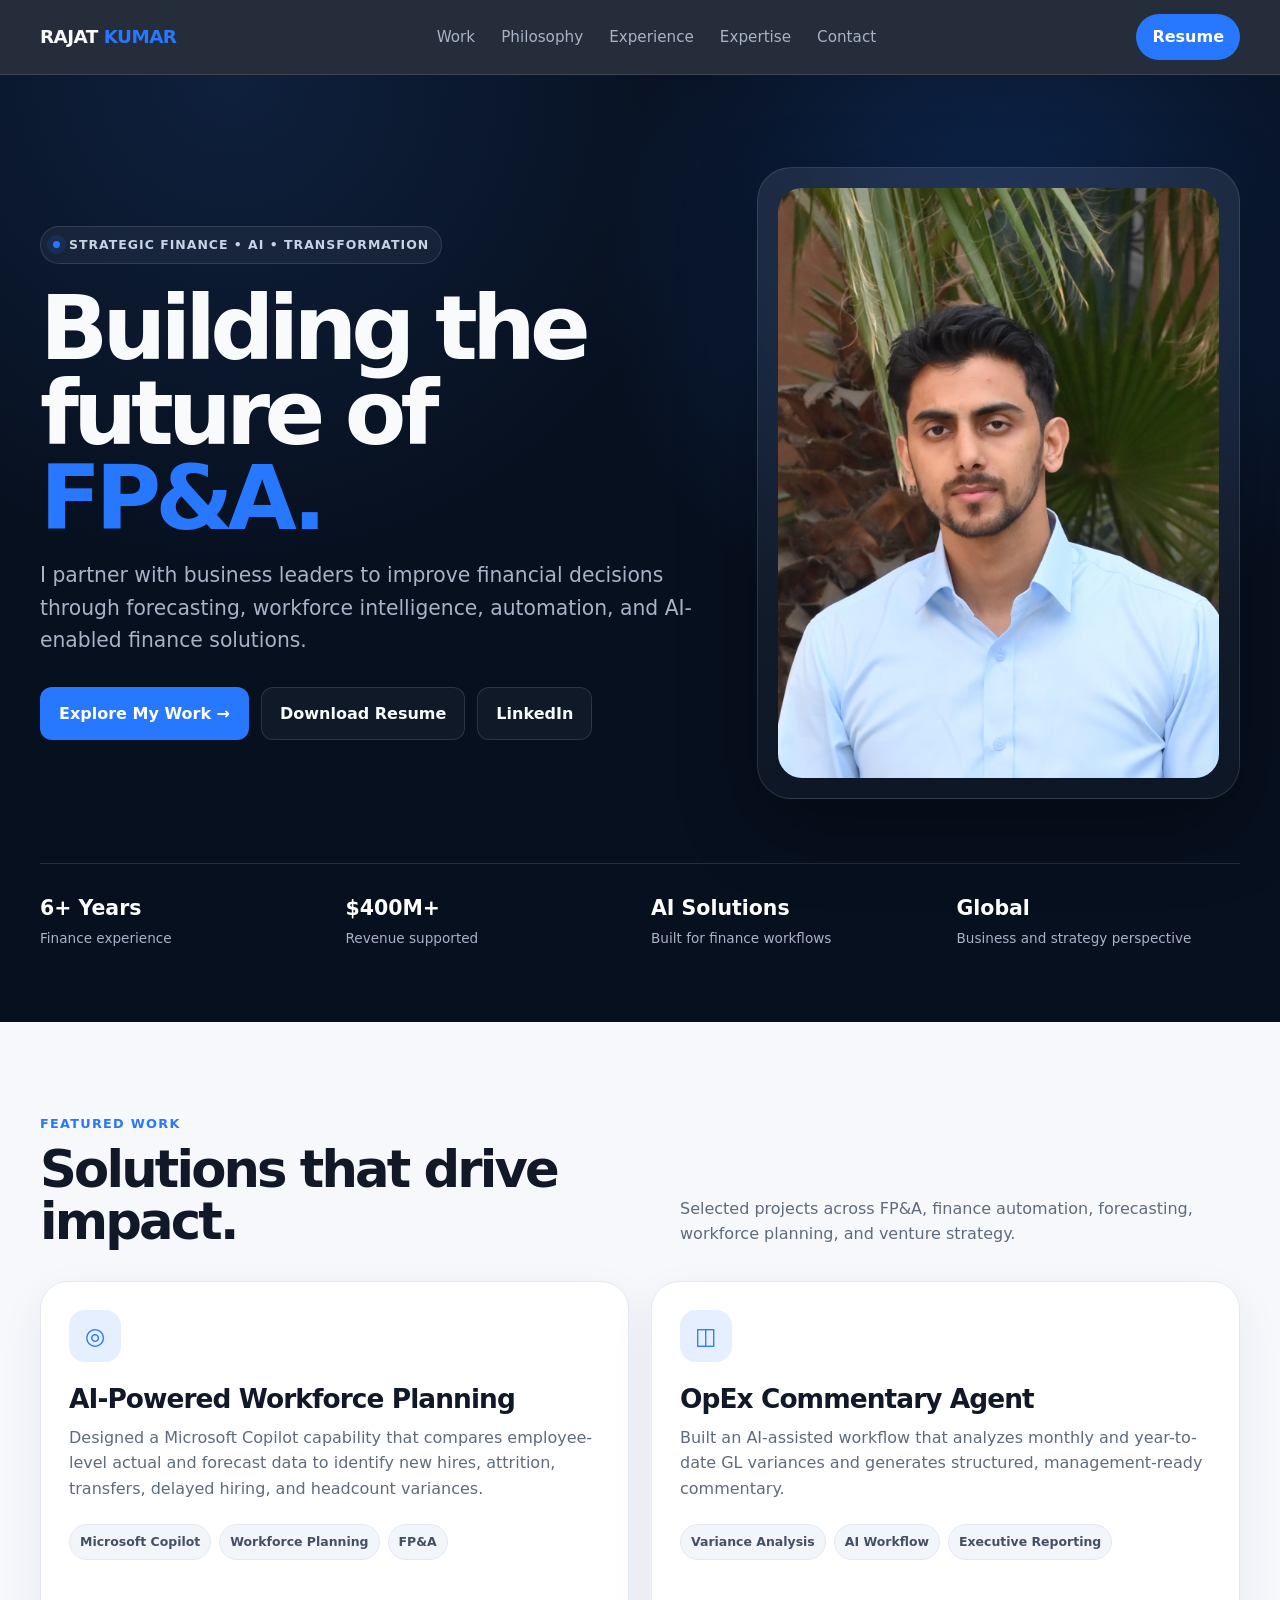
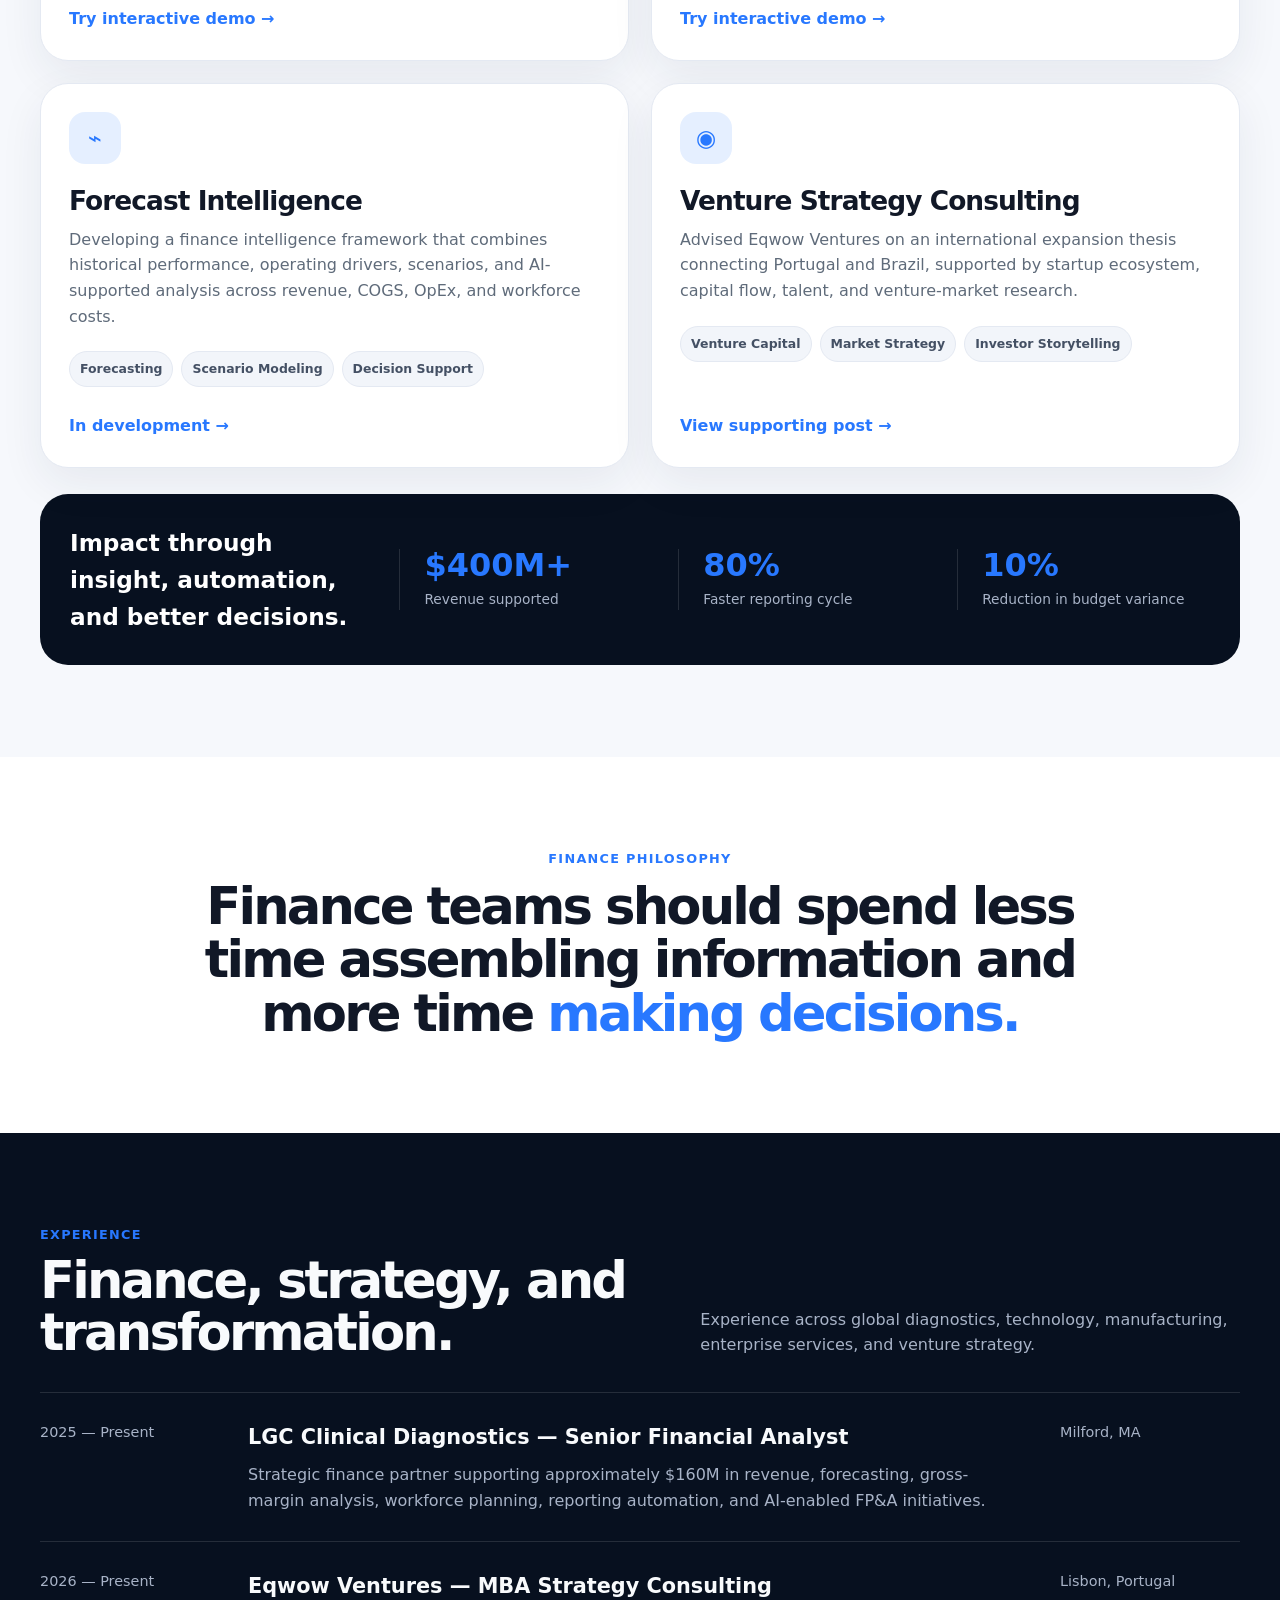
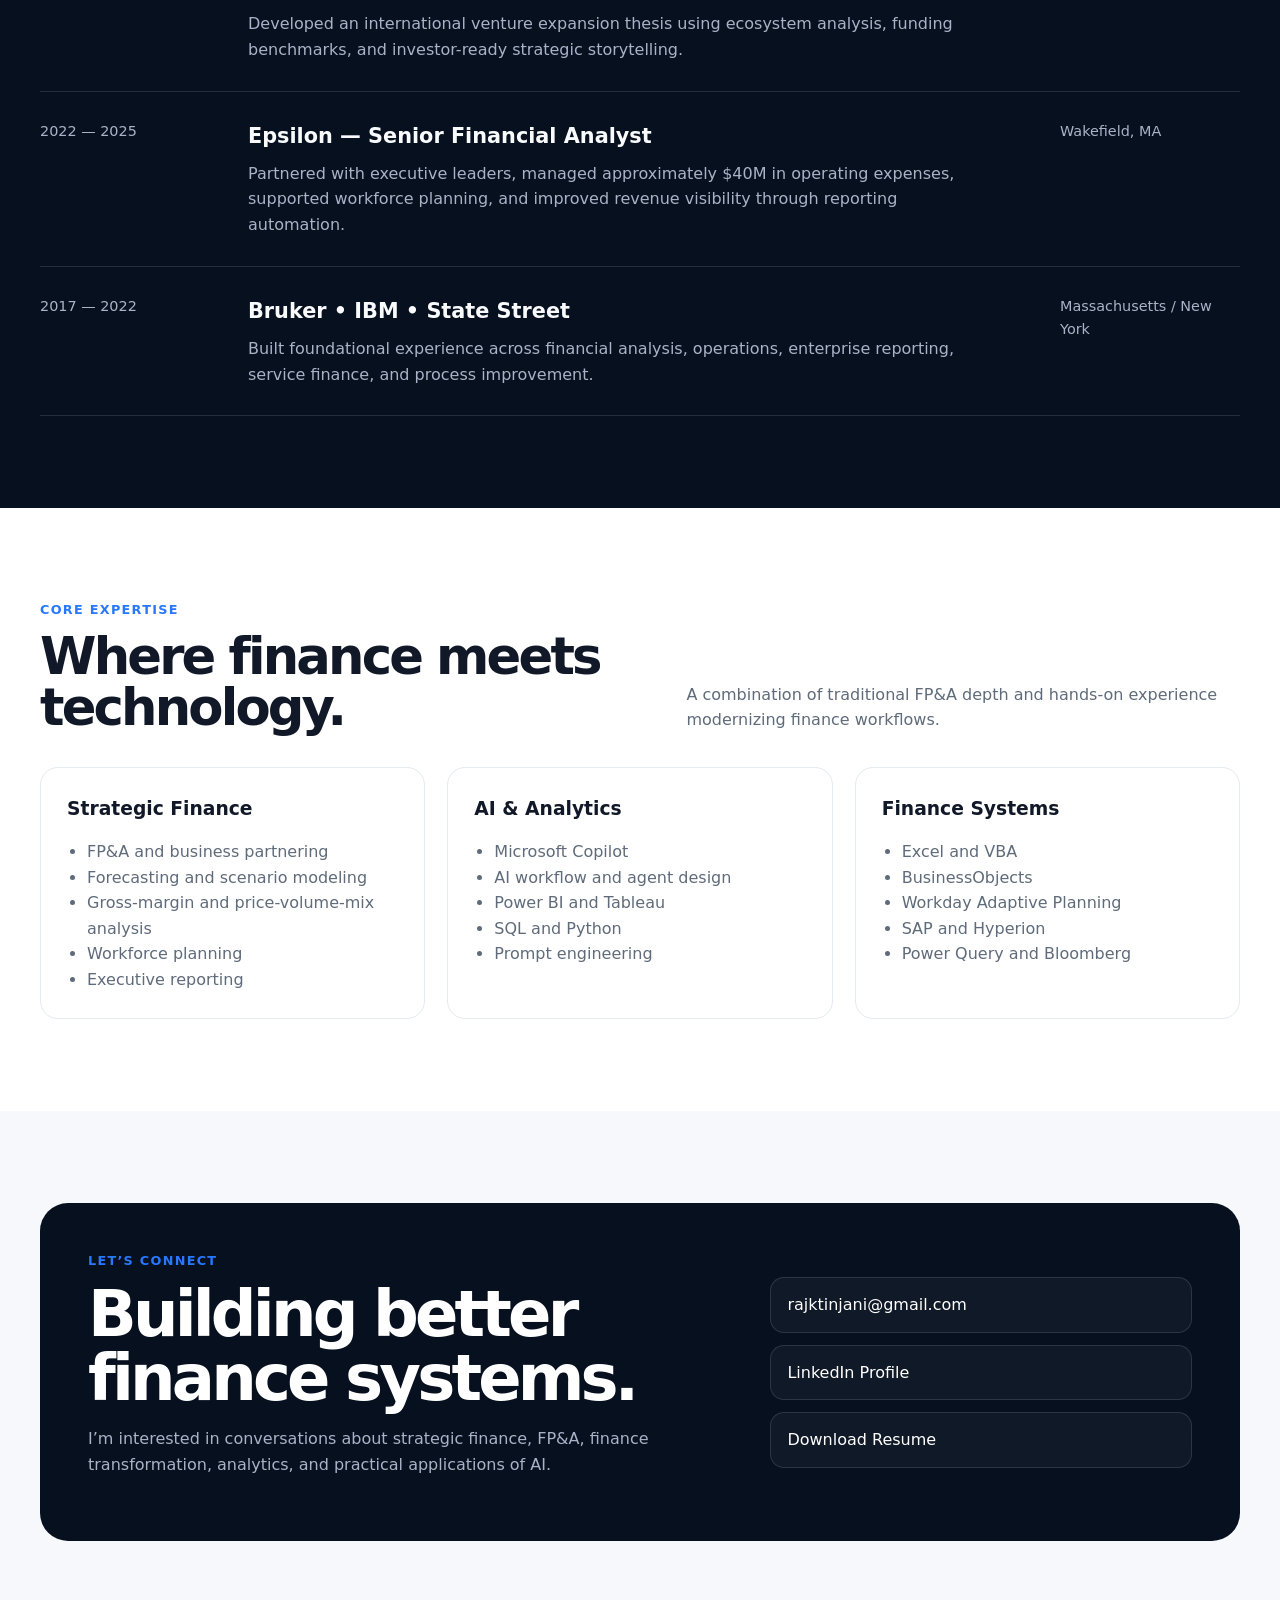
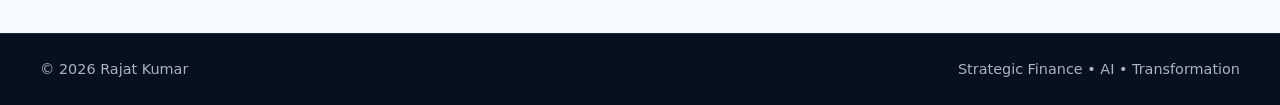
<file: index.html>
<!doctype html>
<html lang="en">
<head>
  <meta charset="UTF-8" />
  <meta name="viewport" content="width=device-width, initial-scale=1" />

  <meta
    name="description"
    content="Rajat Kumar — strategic finance, FP&A, AI-enabled finance transformation, and analytics."
  />

  <title>Rajat Kumar | Strategic Finance & AI</title>

  <style>
    :root {
      --bg: #07101f;
      --surface: #ffffff;
      --soft: #f6f8fc;

      --text: #111827;
      --light: #f8fafc;
      --muted: #5f6b7a;
      --muted-light: #a8b3c7;

      --line: #e4e9f2;
      --line-dark: rgba(255, 255, 255, 0.12);

      --accent: #2878ff;
      --accent-soft: rgba(40, 120, 255, 0.12);

      --shadow: 0 24px 70px rgba(6, 16, 31, 0.14);
      --radius: 28px;
      --max: 1200px;

      --sans: Inter, ui-sans-serif, system-ui, -apple-system,
        BlinkMacSystemFont, "Segoe UI", sans-serif;
    }

    * {
      box-sizing: border-box;
    }

    html {
      scroll-behavior: smooth;
    }

    body {
      margin: 0;
      font-family: var(--sans);
      color: var(--text);
      background: var(--surface);
      line-height: 1.6;
    }

    a {
      color: inherit;
      text-decoration: none;
    }

    img {
      display: block;
      max-width: 100%;
    }

    .container {
      width: min(calc(100% - 40px), var(--max));
      margin: 0 auto;
    }

    /* NAVIGATION */

    .nav-shell {
      position: sticky;
      top: 0;
      z-index: 100;
      background: rgba(7, 16, 31, 0.88);
      backdrop-filter: blur(18px);
      border-bottom: 1px solid var(--line-dark);
    }

    .nav {
      min-height: 74px;
      display: flex;
      align-items: center;
      justify-content: space-between;
      gap: 24px;
    }

    .brand {
      color: var(--light);
      font-size: 1.15rem;
      font-weight: 800;
      letter-spacing: -0.03em;
    }

    .brand span {
      color: var(--accent);
    }

    .nav-links {
      display: flex;
      align-items: center;
      gap: 26px;
      color: var(--muted-light);
      font-size: 0.95rem;
    }

    .nav-links a:hover {
      color: #ffffff;
    }

    .nav-cta {
      padding: 10px 16px;
      border-radius: 999px;
      color: #ffffff;
      background: var(--accent);
      font-weight: 700;
    }

    /* HERO */

    .hero {
      overflow: hidden;
      padding: 92px 0 72px;
      color: var(--light);
      background:
        radial-gradient(
          circle at 78% 20%,
          rgba(40, 120, 255, 0.23),
          transparent 32%
        ),
        radial-gradient(
          circle at 18% 0%,
          rgba(35, 75, 140, 0.28),
          transparent 35%
        ),
        var(--bg);
    }

    .hero-grid {
      display: grid;
      grid-template-columns: 1.15fr 0.85fr;
      gap: 64px;
      align-items: center;
    }

    .eyebrow {
      display: inline-flex;
      align-items: center;
      gap: 9px;
      padding: 8px 12px;
      border: 1px solid var(--line-dark);
      border-radius: 999px;
      color: #c7d2e5;
      background: rgba(255, 255, 255, 0.05);
      font-size: 0.78rem;
      font-weight: 700;
      letter-spacing: 0.08em;
      text-transform: uppercase;
    }

    .eyebrow-dot {
      width: 7px;
      height: 7px;
      border-radius: 50%;
      background: var(--accent);
      box-shadow: 0 0 0 6px rgba(40, 120, 255, 0.13);
    }

    h1 {
      max-width: 760px;
      margin: 22px 0 18px;
      font-size: clamp(3.25rem, 7vw, 6.3rem);
      line-height: 0.95;
      letter-spacing: -0.065em;
    }

    h1 span {
      color: var(--accent);
    }

    .hero-copy {
      max-width: 660px;
      margin: 0;
      color: var(--muted-light);
      font-size: clamp(1.05rem, 2vw, 1.27rem);
    }

    .hero-actions {
      display: flex;
      flex-wrap: wrap;
      gap: 12px;
      margin-top: 30px;
    }

    .button {
      display: inline-flex;
      align-items: center;
      justify-content: center;
      padding: 13px 18px;
      border: 1px solid transparent;
      border-radius: 12px;
      font-weight: 750;
      transition:
        transform 0.18s ease,
        background 0.18s ease,
        border-color 0.18s ease;
    }

    .button:hover {
      transform: translateY(-2px);
    }

    .button-primary {
      color: #ffffff;
      background: var(--accent);
    }

    .button-secondary {
      color: var(--light);
      background: rgba(255, 255, 255, 0.04);
      border-color: var(--line-dark);
    }

    .hero-card {
      min-height: 500px;
      padding: 20px;
      overflow: hidden;
      border: 1px solid var(--line-dark);
      border-radius: 34px;
      background: linear-gradient(
        180deg,
        rgba(255, 255, 255, 0.08),
        rgba(255, 255, 255, 0.03)
      );
      box-shadow: 0 28px 80px rgba(0, 0, 0, 0.33);
    }

    .portrait {
      height: 100%;
      min-height: 458px;
      overflow: hidden;
      display: flex;
      align-items: flex-end;
      justify-content: center;
      border-radius: 24px;
      background:
        linear-gradient(
          145deg,
          rgba(40, 120, 255, 0.23),
          rgba(255, 255, 255, 0.03)
        ),
        #101b30;
    }

    .portrait img {
      width: 100%;
      height: 100%;
      object-fit: cover;
    }

    .portrait-fallback {
      padding: 34px;
      color: #c7d2e5;
      text-align: center;
    }

    .metrics {
      display: grid;
      grid-template-columns: repeat(4, 1fr);
      gap: 22px;
      margin-top: 64px;
      padding-top: 28px;
      border-top: 1px solid var(--line-dark);
    }

    .metric strong {
      display: block;
      color: #ffffff;
      font-size: 1.28rem;
    }

    .metric span {
      display: block;
      margin-top: 3px;
      color: var(--muted-light);
      font-size: 0.85rem;
    }

    /* SHARED SECTIONS */

    section {
      padding: 92px 0;
    }

    .section-kicker {
      margin-bottom: 10px;
      color: var(--accent);
      font-size: 0.8rem;
      font-weight: 800;
      letter-spacing: 0.1em;
      text-transform: uppercase;
    }

    .section-heading {
      display: flex;
      align-items: flex-end;
      justify-content: space-between;
      gap: 30px;
      margin-bottom: 34px;
    }

    .section-heading h2 {
      margin: 0;
      font-size: clamp(2.2rem, 4vw, 3.7rem);
      line-height: 1;
      letter-spacing: -0.055em;
    }

    .section-heading p {
      max-width: 560px;
      margin: 0;
      color: var(--muted);
    }

    /* PROJECTS */

    .projects {
      background: var(--soft);
    }

    .project-grid {
      display: grid;
      grid-template-columns: repeat(2, minmax(0, 1fr));
      gap: 22px;
    }

    .project-card {
      min-height: 380px;
      padding: 28px;
      display: flex;
      flex-direction: column;
      justify-content: space-between;
      border: 1px solid var(--line);
      border-radius: var(--radius);
      background: #ffffff;
      box-shadow: 0 16px 44px rgba(25, 41, 71, 0.07);
      transition:
        transform 0.2s ease,
        box-shadow 0.2s ease;
    }

    .project-card:hover {
      transform: translateY(-6px);
      box-shadow: var(--shadow);
    }

    .project-icon {
      width: 52px;
      height: 52px;
      display: grid;
      place-items: center;
      margin-bottom: 22px;
      border-radius: 16px;
      color: var(--accent);
      background: var(--accent-soft);
      font-size: 1.45rem;
    }

    .project-card h3 {
      margin: 0 0 12px;
      font-size: 1.65rem;
      line-height: 1.1;
      letter-spacing: -0.035em;
    }

    .project-card p {
      margin: 0;
      color: var(--muted);
    }

    .project-meta {
      display: flex;
      flex-wrap: wrap;
      gap: 8px;
      margin-top: 22px;
    }

    .tag {
      padding: 7px 10px;
      border: 1px solid var(--line);
      border-radius: 999px;
      color: #445064;
      background: #f2f5fa;
      font-size: 0.78rem;
      font-weight: 650;
    }

    .project-link {
      margin-top: 26px;
      color: var(--accent);
      font-weight: 800;
    }

    .impact-band {
      display: grid;
      grid-template-columns: 1.2fr repeat(3, 1fr);
      gap: 26px;
      align-items: center;
      margin-top: 26px;
      padding: 30px;
      border-radius: var(--radius);
      color: #ffffff;
      background: var(--bg);
    }

    .impact-band h3 {
      margin: 0;
      font-size: 1.45rem;
    }

    .impact-number {
      padding-left: 24px;
      border-left: 1px solid var(--line-dark);
    }

    .impact-number strong {
      display: block;
      color: var(--accent);
      font-size: 2rem;
      line-height: 1;
    }

    .impact-number span {
      display: block;
      margin-top: 7px;
      color: var(--muted-light);
      font-size: 0.86rem;
    }

    /* PHILOSOPHY */

    .philosophy {
      text-align: center;
    }

    .philosophy blockquote {
      max-width: 940px;
      margin: 0 auto;
      font-size: clamp(2.15rem, 4vw, 4.4rem);
      font-weight: 800;
      line-height: 1.05;
      letter-spacing: -0.055em;
    }

    .philosophy blockquote span {
      color: var(--accent);
    }

    /* EXPERIENCE */

    .experience {
      color: var(--light);
      background: var(--bg);
    }

    .experience .section-heading p {
      color: var(--muted-light);
    }

    .timeline {
      border-top: 1px solid var(--line-dark);
    }

    .timeline-item {
      display: grid;
      grid-template-columns: 180px 1fr 180px;
      gap: 28px;
      padding: 28px 0;
      border-bottom: 1px solid var(--line-dark);
    }

    .timeline-item .date,
    .timeline-item .location {
      color: var(--muted-light);
      font-size: 0.9rem;
    }

    .timeline-item h3 {
      margin: 0;
      font-size: 1.3rem;
    }

    .timeline-item p {
      max-width: 740px;
      margin: 8px 0 0;
      color: var(--muted-light);
    }

    /* EXPERTISE */

    .expertise-grid {
      display: grid;
      grid-template-columns: repeat(3, 1fr);
      gap: 22px;
    }

    .expertise-card {
      padding: 26px;
      border: 1px solid var(--line);
      border-radius: 18px;
      background: #ffffff;
    }

    .expertise-card h3 {
      margin: 0 0 15px;
    }

    .expertise-card ul {
      margin: 0;
      padding-left: 20px;
      color: var(--muted);
    }

    /* CONTACT */

    .contact {
      background: var(--soft);
    }

    .contact-card {
      display: grid;
      grid-template-columns: 1.2fr 0.8fr;
      gap: 50px;
      align-items: center;
      padding: 48px;
      border-radius: var(--radius);
      color: #ffffff;
      background: var(--bg);
    }

    .contact-card h2 {
      margin: 0;
      font-size: clamp(2.4rem, 5vw, 4.8rem);
      line-height: 1;
      letter-spacing: -0.06em;
    }

    .contact-card p {
      max-width: 620px;
      color: var(--muted-light);
    }

    .contact-links {
      display: grid;
      gap: 12px;
    }

    .contact-link {
      padding: 14px 16px;
      border: 1px solid var(--line-dark);
      border-radius: 14px;
      background: rgba(255, 255, 255, 0.04);
    }

    /* FOOTER */

    footer {
      padding: 24px 0;
      color: var(--muted-light);
      background: var(--bg);
      border-top: 1px solid var(--line-dark);
      font-size: 0.9rem;
    }

    .footer-row {
      display: flex;
      justify-content: space-between;
      gap: 20px;
      flex-wrap: wrap;
    }

    /* RESPONSIVE */

    @media (max-width: 900px) {
      .nav-links {
        display: none;
      }

      .hero-grid,
      .contact-card {
        grid-template-columns: 1fr;
      }

      .metrics {
        grid-template-columns: repeat(2, 1fr);
      }

      .project-grid,
      .expertise-grid {
        grid-template-columns: 1fr;
      }

      .impact-band {
        grid-template-columns: 1fr 1fr;
      }

      .timeline-item {
        grid-template-columns: 1fr;
        gap: 8px;
      }

      .timeline-item .location {
        display: none;
      }

      .section-heading {
        align-items: flex-start;
        flex-direction: column;
      }
    }

    @media (max-width: 560px) {
      .container {
        width: min(calc(100% - 28px), var(--max));
      }

      .hero {
        padding-top: 68px;
      }

      .metrics,
      .impact-band {
        grid-template-columns: 1fr;
      }

      .impact-number {
        padding-top: 18px;
        padding-left: 0;
        border-top: 1px solid var(--line-dark);
        border-left: 0;
      }

      .contact-card {
        padding: 30px;
      }
    }
  </style>
</head>

<body>
  <!-- NAVIGATION -->

  <header class="nav-shell">
    <div class="container nav">
      <a class="brand" href="#top">
        RAJAT <span>KUMAR</span>
      </a>

      <nav class="nav-links" aria-label="Primary navigation">
        <a href="#work">Work</a>
        <a href="#philosophy">Philosophy</a>
        <a href="#experience">Experience</a>
        <a href="#expertise">Expertise</a>
        <a href="#contact">Contact</a>
      </nav>

      <a
        class="nav-cta"
        href="resume.pdf"
        target="_blank"
        rel="noopener"
      >
        Resume
      </a>
    </div>
  </header>

  <main id="top">
    <!-- HERO -->

    <section class="hero">
      <div class="container">
        <div class="hero-grid">
          <div>
            <span class="eyebrow">
              <span class="eyebrow-dot"></span>
              Strategic Finance • AI • Transformation
            </span>

            <h1>
              Building the future of
              <span>FP&amp;A.</span>
            </h1>

            <p class="hero-copy">
              I partner with business leaders to improve financial decisions
              through forecasting, workforce intelligence, automation, and
              AI-enabled finance solutions.
            </p>

            <div class="hero-actions">
              <a class="button button-primary" href="#work">
                Explore My Work →
              </a>

              <a
                class="button button-secondary"
                href="resume.pdf"
                target="_blank"
                rel="noopener"
              >
                Download Resume
              </a>

              <a
                class="button button-secondary"
                href="https://www.linkedin.com/in/rajat-kumar-tinjani/"
                target="_blank"
                rel="noopener"
              >
                LinkedIn
              </a>
            </div>
          </div>

          <div class="hero-card">
            <div class="portrait">
              <img
                src="headshot.jpg"
                alt="Rajat Kumar"
                onerror="
                  this.style.display='none';
                  document.getElementById('portraitFallback').style.display='block';
                "
              />

              <div
                id="portraitFallback"
                class="portrait-fallback"
                style="display: none;"
              >
                Add a professional photo named
                <strong>headshot.jpg</strong>
                to the same folder as your index.html file.
              </div>
            </div>
          </div>
        </div>

        <div class="metrics">
          <div class="metric">
            <strong>6+ Years</strong>
            <span>Finance experience</span>
          </div>

          <div class="metric">
            <strong>$400M+</strong>
            <span>Revenue supported</span>
          </div>

          <div class="metric">
            <strong>AI Solutions</strong>
            <span>Built for finance workflows</span>
          </div>

          <div class="metric">
            <strong>Global</strong>
            <span>Business and strategy perspective</span>
          </div>
        </div>
      </div>
    </section>

    <!-- FEATURED WORK -->

    <section id="work" class="projects">
      <div class="container">
        <div class="section-kicker">
          Featured Work
        </div>

        <div class="section-heading">
          <h2>Solutions that drive impact.</h2>

          <p>
            Selected projects across FP&amp;A, finance automation,
            forecasting, workforce planning, and venture strategy.
          </p>
        </div>

        <div class="project-grid">
          <article class="project-card">
            <div>
              <div class="project-icon">◎</div>

              <h3>AI-Powered Workforce Planning</h3>

              <p>
                Designed a Microsoft Copilot capability that compares
                employee-level actual and forecast data to identify new hires,
                attrition, transfers, delayed hiring, and headcount variances.
              </p>

              <div class="project-meta">
                <span class="tag">Microsoft Copilot</span>
                <span class="tag">Workforce Planning</span>
                <span class="tag">FP&amp;A</span>
              </div>
            </div>

              <a
  class="project-link"
  href="projects/workforce-planning.html"
>
  Try interactive demo →
</a>
          </article>

          <article
  class="project-card clickable-card"
  data-href="projects/opex-agent.html"
>
            <div>
              <div class="project-icon">◫</div>

              <h3>OpEx Commentary Agent</h3>

              <p>
                Built an AI-assisted workflow that analyzes monthly and
                year-to-date GL variances and generates structured,
                management-ready commentary.
              </p>

              <div class="project-meta">
                <span class="tag">Variance Analysis</span>
                <span class="tag">AI Workflow</span>
                <span class="tag">Executive Reporting</span>
              </div>
            </div>

            <a
  class="project-link"
  href="projects/opex-agent.html"
>
  Try interactive demo →
</a>
          </article>

          <article class="project-card">
            <div>
              <div class="project-icon">⌁</div>

              <h3>Forecast Intelligence</h3>

              <p>
                Developing a finance intelligence framework that combines
                historical performance, operating drivers, scenarios, and
                AI-supported analysis across revenue, COGS, OpEx, and
                workforce costs.
              </p>

              <div class="project-meta">
                <span class="tag">Forecasting</span>
                <span class="tag">Scenario Modeling</span>
                <span class="tag">Decision Support</span>
              </div>
            </div>

            <a class="project-link" href="#contact">
              In development →
            </a>
          </article>

          <article class="project-card">
            <div>
              <div class="project-icon">◉</div>

              <h3>Venture Strategy Consulting</h3>

              <p>
                Advised Eqwow Ventures on an international expansion thesis
                connecting Portugal and Brazil, supported by startup ecosystem,
                capital flow, talent, and venture-market research.
              </p>

              <div class="project-meta">
                <span class="tag">Venture Capital</span>
                <span class="tag">Market Strategy</span>
                <span class="tag">Investor Storytelling</span>
              </div>
            </div>

            <a
              class="project-link"
              href="https://www.linkedin.com/posts/monicablatyta_entrepreneurshipeducation-eqwowventures-activity-7418010623671705600-Lhon"
              target="_blank"
              rel="noopener"
            >
              View supporting post →
            </a>
          </article>
        </div>

        <div class="impact-band">
          <h3>
            Impact through insight, automation, and better decisions.
          </h3>

          <div class="impact-number">
            <strong>$400M+</strong>
            <span>Revenue supported</span>
          </div>

          <div class="impact-number">
            <strong>80%</strong>
            <span>Faster reporting cycle</span>
          </div>

          <div class="impact-number">
            <strong>10%</strong>
            <span>Reduction in budget variance</span>
          </div>
        </div>
      </div>
    </section>

    <!-- PHILOSOPHY -->

    <section id="philosophy" class="philosophy">
      <div class="container">
        <div class="section-kicker">
          Finance Philosophy
        </div>

        <blockquote>
          Finance teams should spend less time assembling information and more
          time <span>making decisions.</span>
        </blockquote>
      </div>
    </section>

    <!-- EXPERIENCE -->

    <section id="experience" class="experience">
      <div class="container">
        <div class="section-kicker">
          Experience
        </div>

        <div class="section-heading">
          <h2>Finance, strategy, and transformation.</h2>

          <p>
            Experience across global diagnostics, technology, manufacturing,
            enterprise services, and venture strategy.
          </p>
        </div>

        <div class="timeline">
          <article class="timeline-item">
            <div class="date">
              2025 — Present
            </div>

            <div>
              <h3>
                LGC Clinical Diagnostics — Senior Financial Analyst
              </h3>

              <p>
                Strategic finance partner supporting approximately $160M in
                revenue, forecasting, gross-margin analysis, workforce
                planning, reporting automation, and AI-enabled FP&amp;A
                initiatives.
              </p>
            </div>

            <div class="location">
              Milford, MA
            </div>
          </article>

          <article class="timeline-item">
            <div class="date">
              2026 — Present
            </div>

            <div>
              <h3>
                Eqwow Ventures — MBA Strategy Consulting
              </h3>

              <p>
                Developed an international venture expansion thesis using
                ecosystem analysis, funding benchmarks, and investor-ready
                strategic storytelling.
              </p>
            </div>

            <div class="location">
              Lisbon, Portugal
            </div>
          </article>

          <article class="timeline-item">
            <div class="date">
              2022 — 2025
            </div>

            <div>
              <h3>
                Epsilon — Senior Financial Analyst
              </h3>

              <p>
                Partnered with executive leaders, managed approximately $40M
                in operating expenses, supported workforce planning, and
                improved revenue visibility through reporting automation.
              </p>
            </div>

            <div class="location">
              Wakefield, MA
            </div>
          </article>

          <article class="timeline-item">
            <div class="date">
              2017 — 2022
            </div>

            <div>
              <h3>
                Bruker • IBM • State Street
              </h3>

              <p>
                Built foundational experience across financial analysis,
                operations, enterprise reporting, service finance, and
                process improvement.
              </p>
            </div>

            <div class="location">
              Massachusetts / New York
            </div>
          </article>
        </div>
      </div>
    </section>

    <!-- EXPERTISE -->

    <section id="expertise">
      <div class="container">
        <div class="section-kicker">
          Core Expertise
        </div>

        <div class="section-heading">
          <h2>Where finance meets technology.</h2>

          <p>
            A combination of traditional FP&amp;A depth and hands-on
            experience modernizing finance workflows.
          </p>
        </div>

        <div class="expertise-grid">
          <article class="expertise-card">
            <h3>Strategic Finance</h3>

            <ul>
              <li>FP&amp;A and business partnering</li>
              <li>Forecasting and scenario modeling</li>
              <li>Gross-margin and price-volume-mix analysis</li>
              <li>Workforce planning</li>
              <li>Executive reporting</li>
            </ul>
          </article>

          <article class="expertise-card">
            <h3>AI &amp; Analytics</h3>

            <ul>
              <li>Microsoft Copilot</li>
              <li>AI workflow and agent design</li>
              <li>Power BI and Tableau</li>
              <li>SQL and Python</li>
              <li>Prompt engineering</li>
            </ul>
          </article>

          <article class="expertise-card">
            <h3>Finance Systems</h3>

            <ul>
              <li>Excel and VBA</li>
              <li>BusinessObjects</li>
              <li>Workday Adaptive Planning</li>
              <li>SAP and Hyperion</li>
              <li>Power Query and Bloomberg</li>
            </ul>
          </article>
        </div>
      </div>
    </section>

    <!-- CONTACT -->

    <section id="contact" class="contact">
      <div class="container">
        <div class="contact-card">
          <div>
            <div class="section-kicker">
              Let’s Connect
            </div>

            <h2>
              Building better finance systems.
            </h2>

            <p>
              I’m interested in conversations about strategic finance,
              FP&amp;A, finance transformation, analytics, and practical
              applications of AI.
            </p>
          </div>

          <div class="contact-links">
            <a
              class="contact-link"
              href="mailto:rajktinjani@gmail.com"
            >
              rajktinjani@gmail.com
            </a>

            <a
              class="contact-link"
              href="https://www.linkedin.com/in/rajat-kumar-tinjani/"
              target="_blank"
              rel="noopener"
            >
              LinkedIn Profile
            </a>

            <a
              class="contact-link"
              href="resume.pdf"
              target="_blank"
              rel="noopener"
            >
              Download Resume
            </a>
          </div>
        </div>
      </div>
    </section>
  </main>

  <footer>
    <div class="container footer-row">
      <span>
        © <span id="year"></span> Rajat Kumar
      </span>

      <span>
        Strategic Finance • AI • Transformation
      </span>
    </div>
  </footer>
  
  <script>
    document.getElementById("year").textContent =
      new Date().getFullYear();
  </script>
</body>
</html>
</file>
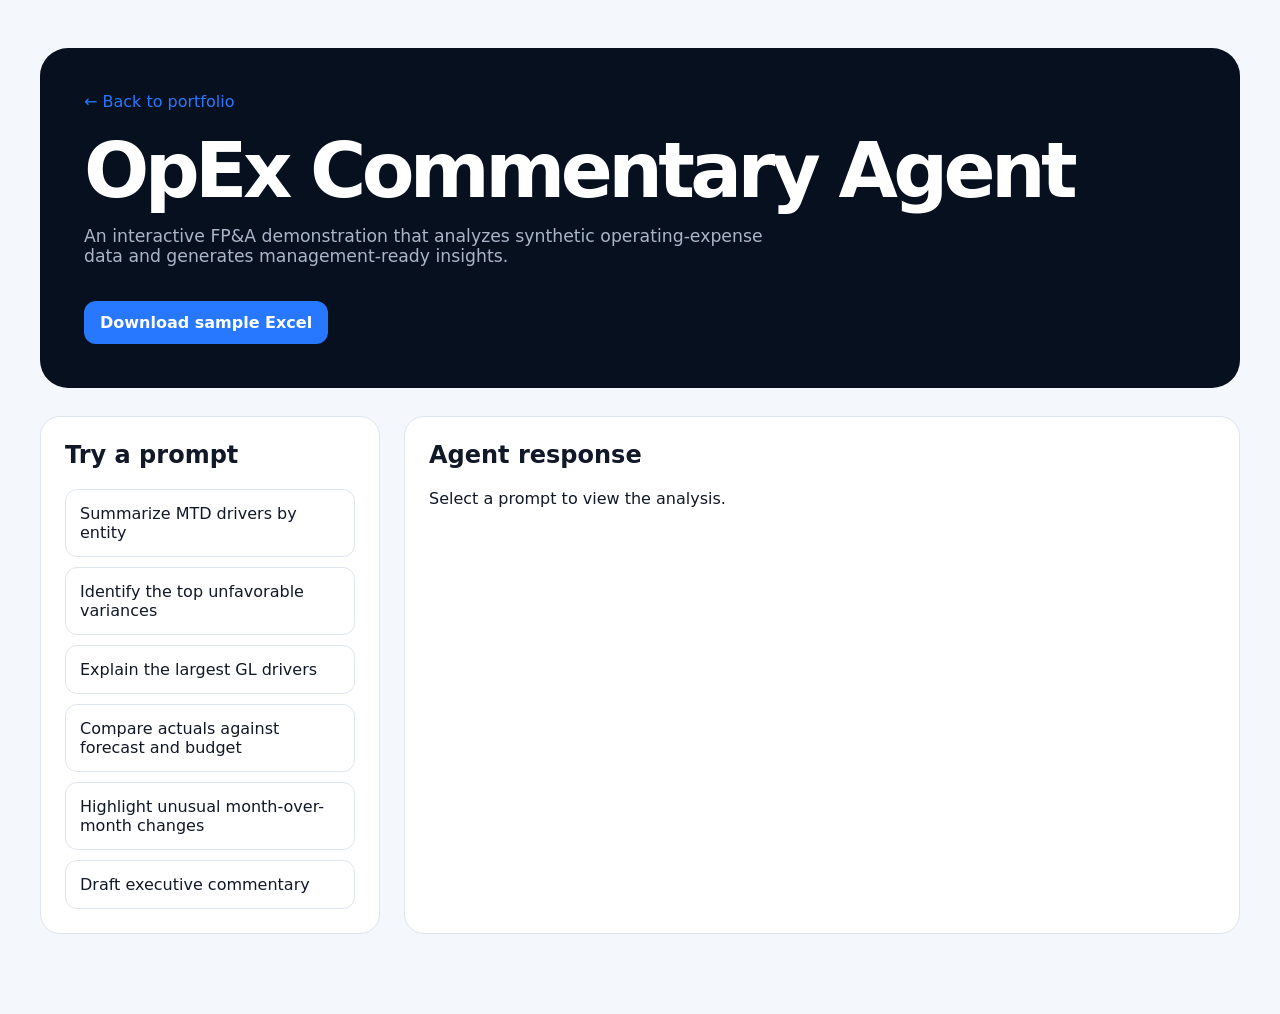
<file: projects/opex-agent.html>
<!doctype html>
<html lang="en">
<head>
  <meta charset="UTF-8" />
  <meta name="viewport" content="width=device-width, initial-scale=1" />

  <title>OpEx Commentary Agent | Rajat Kumar</title>

  <link rel="stylesheet" href="../styles/main.css" />
</head>

<body>
  <main class="demo-page">
    <section class="demo-hero">
      <a href="../index.html">← Back to portfolio</a>

      <h1>OpEx Commentary Agent</h1>

      <p>
        An interactive FP&A demonstration that analyzes synthetic
        operating-expense data and generates management-ready insights.
      </p>

      <a
        href="../assets/downloads/OpEx_Sample_Dataset.xlsx"
        download
      >
        Download sample Excel
      </a>
    </section>

    <section class="demo-layout">
      <aside class="prompt-panel">
        <h2>Try a prompt</h2>

        <div id="promptList">
          Loading prompts...
        </div>
      </aside>

      <section class="response-panel">
        <h2>Agent response</h2>

        <div id="responseOutput">
          Select a prompt to view the analysis.
        </div>
      </section>
    </section>
  </main>

  <script src="../scripts/opex-demo.js"></script>
</body>
</html>
</file>
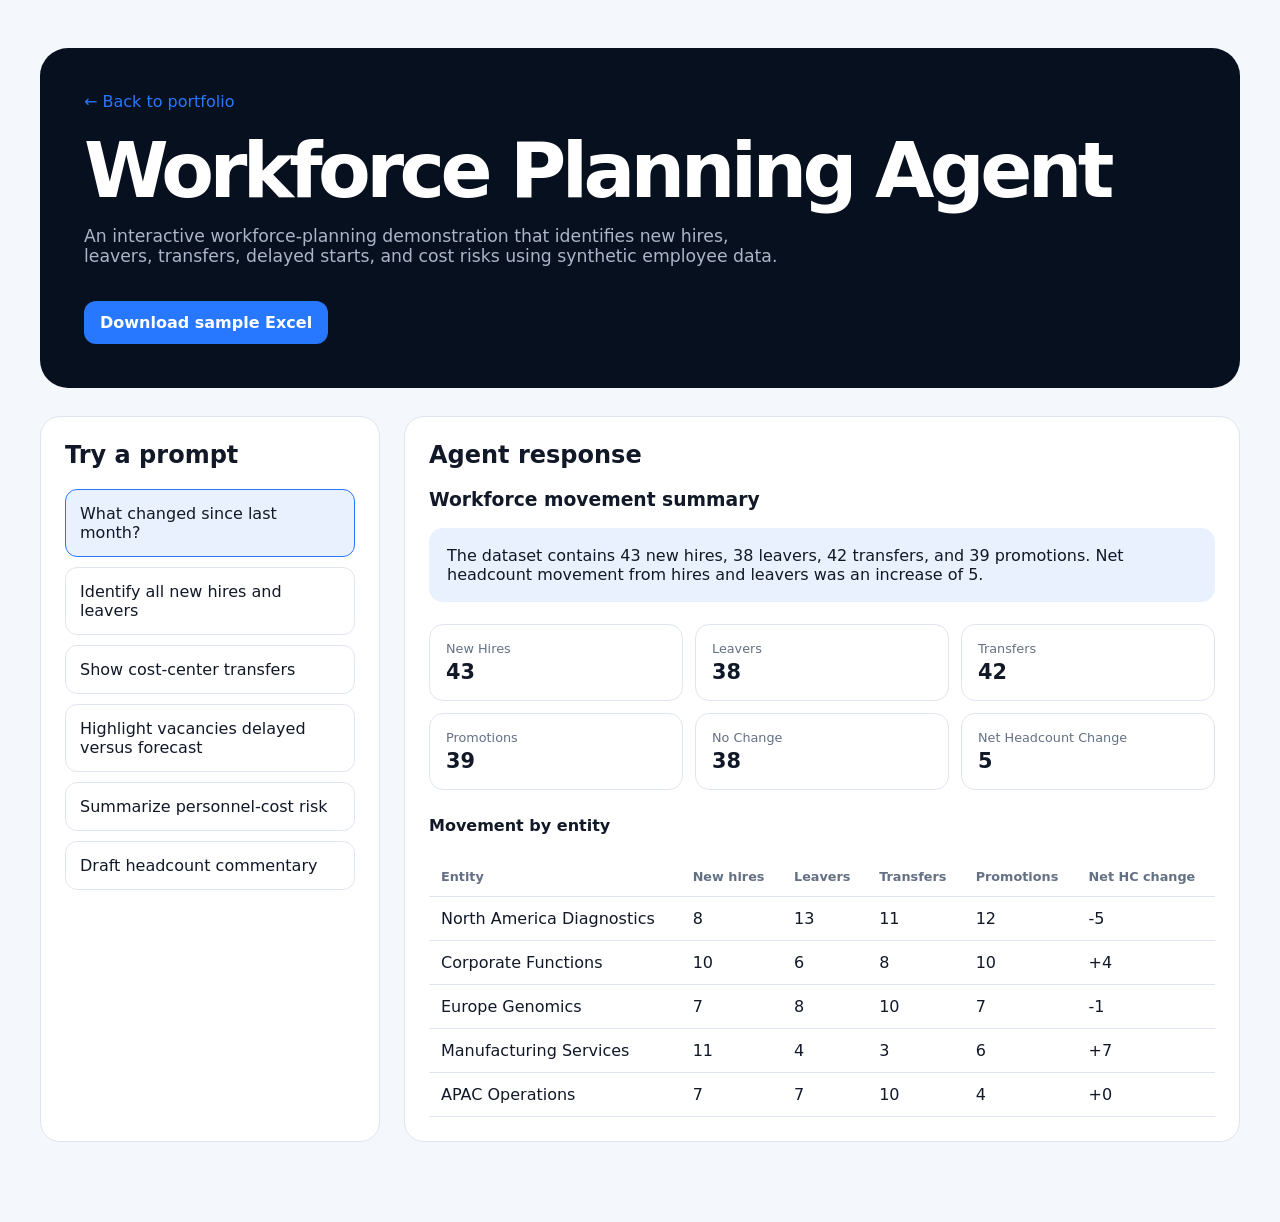
<file: projects/workforce-planning.html>
<!doctype html>
<html lang="en">
<head>
  <meta charset="UTF-8" />
  <meta name="viewport" content="width=device-width, initial-scale=1" />

  <title>Workforce Planning Agent | Rajat Kumar</title>

  <link rel="stylesheet" href="../styles/main.css" />
</head>

<body>
  <main class="demo-page">
    <section class="demo-hero">
      <a href="../index.html">← Back to portfolio</a>

      <h1>Workforce Planning Agent</h1>

      <p>
        An interactive workforce-planning demonstration that identifies
        new hires, leavers, transfers, delayed starts, and cost risks using
        synthetic employee data.
      </p>

      <a
        href="../assets/downloads/Workforce_Planning_Sample_Dataset.xlsx"
        download
      >
        Download sample Excel
      </a>
    </section>

    <section class="demo-layout">
      <aside class="prompt-panel">
        <h2>Try a prompt</h2>

        <div id="promptList">
          Loading prompts...
        </div>
      </aside>

      <section class="response-panel">
        <h2>Agent response</h2>

        <div id="responseOutput">
          Select a prompt to view the analysis.
        </div>
      </section>
    </section>
  </main>

  <script src="../scripts/wfp-demo.js"></script>
</body>
</html>
</file>
<file: styles/main.css>
:root {
  --page-bg: #07101f;
  --panel-bg: #ffffff;
  --soft-bg: #f4f7fb;
  --text: #111827;
  --muted: #647084;
  --line: #dfe5ef;
  --accent: #2878ff;
  --accent-soft: rgba(40, 120, 255, 0.1);
  --radius: 20px;
  --max-width: 1200px;
}

* {
  box-sizing: border-box;
}

body {
  margin: 0;
  color: var(--text);
  background: var(--soft-bg);
  font-family:
    Inter,
    ui-sans-serif,
    system-ui,
    -apple-system,
    BlinkMacSystemFont,
    "Segoe UI",
    sans-serif;
}

a {
  color: var(--accent);
  text-decoration: none;
}

button {
  font: inherit;
}

.demo-page {
  width: min(calc(100% - 40px), var(--max-width));
  margin: 0 auto;
  padding: 48px 0 80px;
}

.demo-hero {
  padding: 44px;
  border-radius: 28px;
  color: #ffffff;
  background: var(--page-bg);
}

.demo-hero h1 {
  margin: 22px 0 12px;
  font-size: clamp(2.6rem, 6vw, 5.5rem);
  line-height: 0.98;
  letter-spacing: -0.06em;
}

.demo-hero p {
  max-width: 700px;
  color: #aab5c8;
  font-size: 1.08rem;
}

.demo-hero > a:last-child {
  display: inline-block;
  margin-top: 18px;
  padding: 12px 16px;
  border-radius: 12px;
  color: #ffffff;
  background: var(--accent);
  font-weight: 700;
}

.demo-layout {
  display: grid;
  grid-template-columns: 340px minmax(0, 1fr);
  gap: 24px;
  margin-top: 28px;
}

.prompt-panel,
.response-panel {
  padding: 24px;
  border: 1px solid var(--line);
  border-radius: var(--radius);
  background: var(--panel-bg);
}

.prompt-panel h2,
.response-panel h2 {
  margin-top: 0;
}

#promptList {
  display: grid;
  gap: 10px;
}

.prompt-button {
  width: 100%;
  padding: 14px;
  border: 1px solid var(--line);
  border-radius: 12px;
  color: var(--text);
  background: #ffffff;
  text-align: left;
  cursor: pointer;
}

.prompt-button:hover,
.prompt-button.active {
  border-color: var(--accent);
  background: var(--accent-soft);
}

.executive-summary,
.commentary-box {
  padding: 18px;
  border-radius: 14px;
  background: var(--accent-soft);
}

.metric-grid {
  display: grid;
  grid-template-columns: repeat(3, minmax(0, 1fr));
  gap: 12px;
  margin: 22px 0;
}

.metric-card {
  padding: 16px;
  border: 1px solid var(--line);
  border-radius: 14px;
}

.metric-card span {
  display: block;
  color: var(--muted);
  font-size: 0.8rem;
}

.metric-card strong {
  display: block;
  margin-top: 4px;
  font-size: 1.3rem;
}

.table-section,
.insight-list {
  margin-top: 26px;
}

.table-wrap {
  overflow-x: auto;
}

table {
  width: 100%;
  border-collapse: collapse;
}

th,
td {
  padding: 12px;
  border-bottom: 1px solid var(--line);
  text-align: left;
  white-space: nowrap;
}

th {
  color: var(--muted);
  font-size: 0.8rem;
}

.insight-list ol {
  padding-left: 20px;
}

.insight-list li {
  margin-bottom: 8px;
}

@media (max-width: 850px) {
  .demo-layout {
    grid-template-columns: 1fr;
  }

  .metric-grid {
    grid-template-columns: 1fr;
  }

  .demo-hero {
    padding: 28px;
  }
}
</file>
